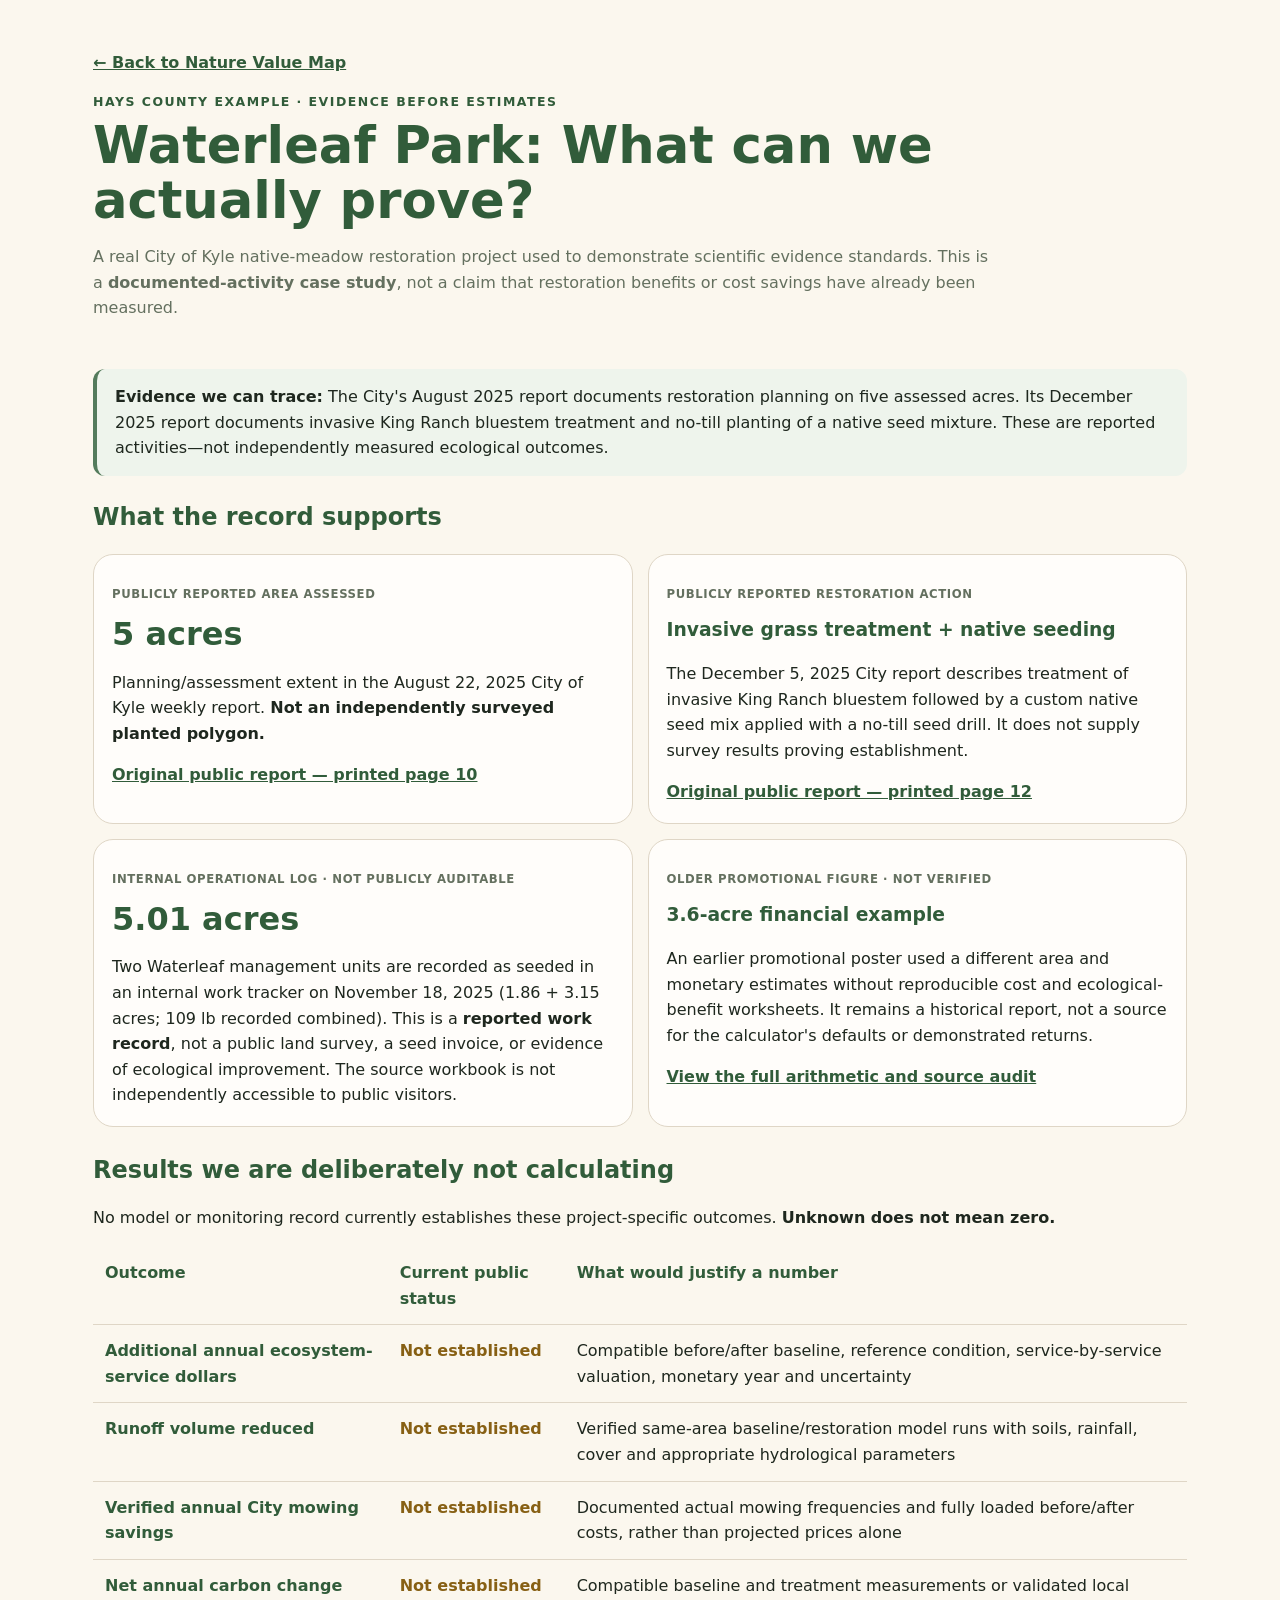
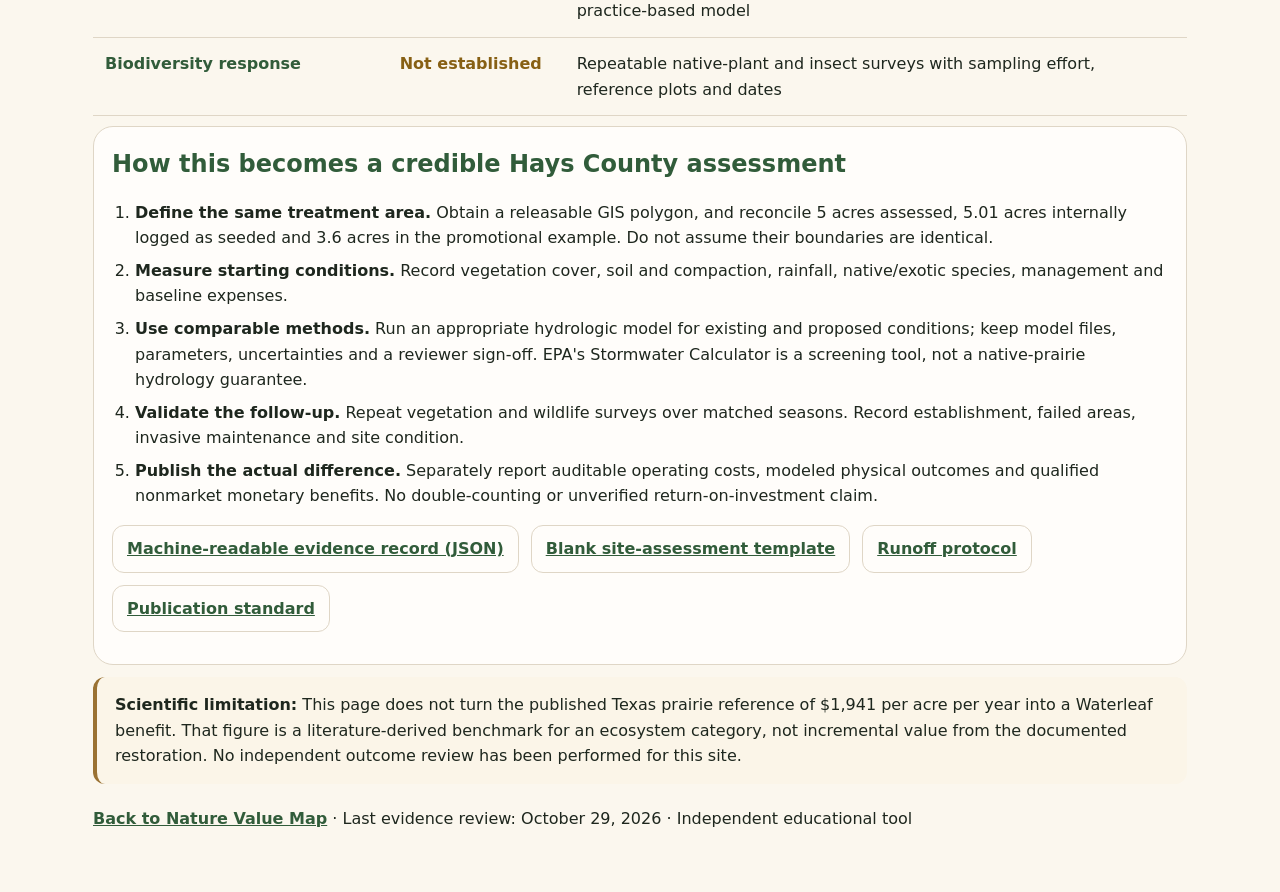
<file: assessment.html>
<!doctype html>
<html lang="en">
<head>
<meta charset="utf-8">
<meta name="viewport" content="width=device-width,initial-scale=1">
<title>Waterleaf Park — Evidence Walkthrough | Nature Value Map</title>
<meta name="description" content="A transparent Hays County restoration example separating documented actions, internally logged work, unverified economic claims, and missing environmental measurements.">
<link rel="stylesheet" href="style.css?v=6">
<style>
.assessment{max-width:1150px;margin:0 auto;padding:24px 28px 60px;line-height:1.6}
.assessment header{padding:10px 0 20px}
.assessment h1{line-height:1.08;max-width:900px}
.assessment h2{color:var(--green);margin:0 0 12px}
.assessment h3{margin:0 0 8px;color:var(--green)}
.assessment a{overflow-wrap:anywhere}
.assessment .intro{max-width:900px;color:var(--muted)}
.assessment .panel-grid{display:grid;grid-template-columns:repeat(2,minmax(0,1fr));gap:15px;margin:18px 0 24px}
.assessment .block{background:var(--paper);border:1px solid var(--line);border-radius:20px;padding:18px}
.assessment .block p:last-child{margin-bottom:0}
.assessment .indicator{font-size:.73rem;text-transform:uppercase;letter-spacing:.05em;font-weight:800;color:var(--muted)}
.assessment .amount{font-size:2rem;font-weight:900;color:var(--green);margin:0;line-height:1.2}
.assessment .plain-table{width:100%;border-collapse:collapse;margin:10px 0}
.assessment .plain-table th,.assessment .plain-table td{padding:13px 12px;border-bottom:1px solid var(--line);text-align:left;vertical-align:top}
.assessment .plain-table th{color:var(--green)}
.assessment .status{font-weight:750;color:var(--green)}
.assessment .pending{color:#876014;font-weight:800}
.assessment .warning{border-left:4px solid #9a7233;background:#fbf5e8;padding:15px 18px;border-radius:12px;margin:12px 0 22px}
.assessment .ready{border-left:4px solid #547b5c;background:#eef4ec;padding:15px 18px;border-radius:12px;margin:12px 0 22px}
.assessment .claim-detail{font-size:.92rem}
.assessment .action-links{display:flex;flex-wrap:wrap;gap:12px;margin:14px 0}
.assessment .action-links a{border:1px solid var(--line);padding:10px 14px;border-radius:12px;background:var(--paper);font-weight:700}
.assessment ol,.assessment ul{padding-left:23px}
.assessment li{margin:7px 0}
@media(max-width:700px){.assessment{padding:16px 14px 40px}.assessment .panel-grid{grid-template-columns:1fr}.assessment .amount{font-size:1.7rem}.assessment .plain-table th,.assessment .plain-table td{padding:9px 6px;font-size:.86rem}}
</style>
</head>
<body>
<main class="assessment">
<header>
<p><a href="index.html">← Back to Nature Value Map</a></p>
<p class="eyebrow">Hays County example · Evidence before estimates</p>
<h1>Waterleaf Park: What can we actually prove?</h1>
<p class="intro">A real City of Kyle native-meadow restoration project used to demonstrate scientific evidence standards. This is a <strong>documented-activity case study</strong>, not a claim that restoration benefits or cost savings have already been measured.</p>
</header>
<div class="ready"><strong>Evidence we can trace:</strong> The City's August 2025 report documents restoration planning on five assessed acres. Its December 2025 report documents invasive King Ranch bluestem treatment and no-till planting of a native seed mixture. These are reported activities—not independently measured ecological outcomes.</div>
<section aria-labelledby="factsTitle">
<h2 id="factsTitle">What the record supports</h2>
<div class="panel-grid">
<div class="block"><p class="indicator">Publicly reported area assessed</p><p class="amount">5 acres</p><p>Planning/assessment extent in the August 22, 2025 City of Kyle weekly report. <strong>Not an independently surveyed planted polygon.</strong></p><p><a href="https://www.cityofkyle.gov/media/yq3i3pzz/august_22_2025_weekly_report.pdf" target="_blank" rel="noopener noreferrer">Original public report — printed page 10</a></p></div>
<div class="block"><p class="indicator">Publicly reported restoration action</p><h3>Invasive grass treatment + native seeding</h3><p>The December 5, 2025 City report describes treatment of invasive King Ranch bluestem followed by a custom native seed mix applied with a no-till seed drill. It does not supply survey results proving establishment.</p><p><a href="https://www.cityofkyle.gov/media/vcwjvl51/december-5-2025-weekly-report.pdf" target="_blank" rel="noopener noreferrer">Original public report — printed page 12</a></p></div>
<div class="block"><p class="indicator">Internal operational log · Not publicly auditable</p><p class="amount">5.01 acres</p><p>Two Waterleaf management units are recorded as seeded in an internal work tracker on November 18, 2025 (1.86 + 3.15 acres; 109 lb recorded combined). This is a <strong>reported work record</strong>, not a public land survey, a seed invoice, or evidence of ecological improvement. The source workbook is not independently accessible to public visitors.</p></div>
<div class="block"><p class="indicator">Older promotional figure · Not verified</p><h3>3.6-acre financial example</h3><p>An earlier promotional poster used a different area and monetary estimates without reproducible cost and ecological-benefit worksheets. It remains a historical report, not a source for the calculator's defaults or demonstrated returns.</p><p><a href="CASE_STUDIES/WATERLEAF_PARK_PRELIMINARY.md">View the full arithmetic and source audit</a></p></div>
</div>
</section>
<section aria-labelledby="resultsTitle">
<h2 id="resultsTitle">Results we are deliberately not calculating</h2>
<p>No model or monitoring record currently establishes these project-specific outcomes. <strong>Unknown does not mean zero.</strong></p>
<table class="plain-table">
<thead><tr><th scope="col">Outcome</th><th scope="col">Current public status</th><th scope="col">What would justify a number</th></tr></thead>
<tbody>
<tr><th scope="row">Additional annual ecosystem-service dollars</th><td class="pending">Not established</td><td>Compatible before/after baseline, reference condition, service-by-service valuation, monetary year and uncertainty</td></tr>
<tr><th scope="row">Runoff volume reduced</th><td class="pending">Not established</td><td>Verified same-area baseline/restoration model runs with soils, rainfall, cover and appropriate hydrological parameters</td></tr>
<tr><th scope="row">Verified annual City mowing savings</th><td class="pending">Not established</td><td>Documented actual mowing frequencies and fully loaded before/after costs, rather than projected prices alone</td></tr>
<tr><th scope="row">Net annual carbon change</th><td class="pending">Not established</td><td>Compatible baseline and treatment measurements or validated local practice-based model</td></tr>
<tr><th scope="row">Biodiversity response</th><td class="pending">Not established</td><td>Repeatable native-plant and insect surveys with sampling effort, reference plots and dates</td></tr>
</tbody>
</table>
</section>
<section aria-labelledby="methodTitle" class="block">
<h2 id="methodTitle">How this becomes a credible Hays County assessment</h2>
<ol>
<li><strong>Define the same treatment area.</strong> Obtain a releasable GIS polygon, and reconcile 5 acres assessed, 5.01 acres internally logged as seeded and 3.6 acres in the promotional example. Do not assume their boundaries are identical.</li>
<li><strong>Measure starting conditions.</strong> Record vegetation cover, soil and compaction, rainfall, native/exotic species, management and baseline expenses.</li>
<li><strong>Use comparable methods.</strong> Run an appropriate hydrologic model for existing and proposed conditions; keep model files, parameters, uncertainties and a reviewer sign-off. EPA's Stormwater Calculator is a screening tool, not a native-prairie hydrology guarantee.</li>
<li><strong>Validate the follow-up.</strong> Repeat vegetation and wildlife surveys over matched seasons. Record establishment, failed areas, invasive maintenance and site condition.</li>
<li><strong>Publish the actual difference.</strong> Separately report auditable operating costs, modeled physical outcomes and qualified nonmarket monetary benefits. No double-counting or unverified return-on-investment claim.</li>
</ol>
<div class="action-links">
<a href="site-assessments/waterleaf-evidence.json">Machine-readable evidence record (JSON)</a>
<a href="site-assessments/site-template.json">Blank site-assessment template</a>
<a href="RUNOFF_MODEL_PROTOCOL.md">Runoff protocol</a>
<a href="PUBLICATION_STANDARD.md">Publication standard</a>
</div>
</section>
<section class="warning">
<strong>Scientific limitation:</strong> This page does not turn the published Texas prairie reference of $1,941 per acre per year into a Waterleaf benefit. That figure is a literature-derived benchmark for an ecosystem category, not incremental value from the documented restoration. No independent outcome review has been performed for this site.
</section>
<footer><a href="index.html">Back to Nature Value Map</a> · Last evidence review: October 29, 2026 · Independent educational tool</footer>
</main>
</body>
</html>
</file>
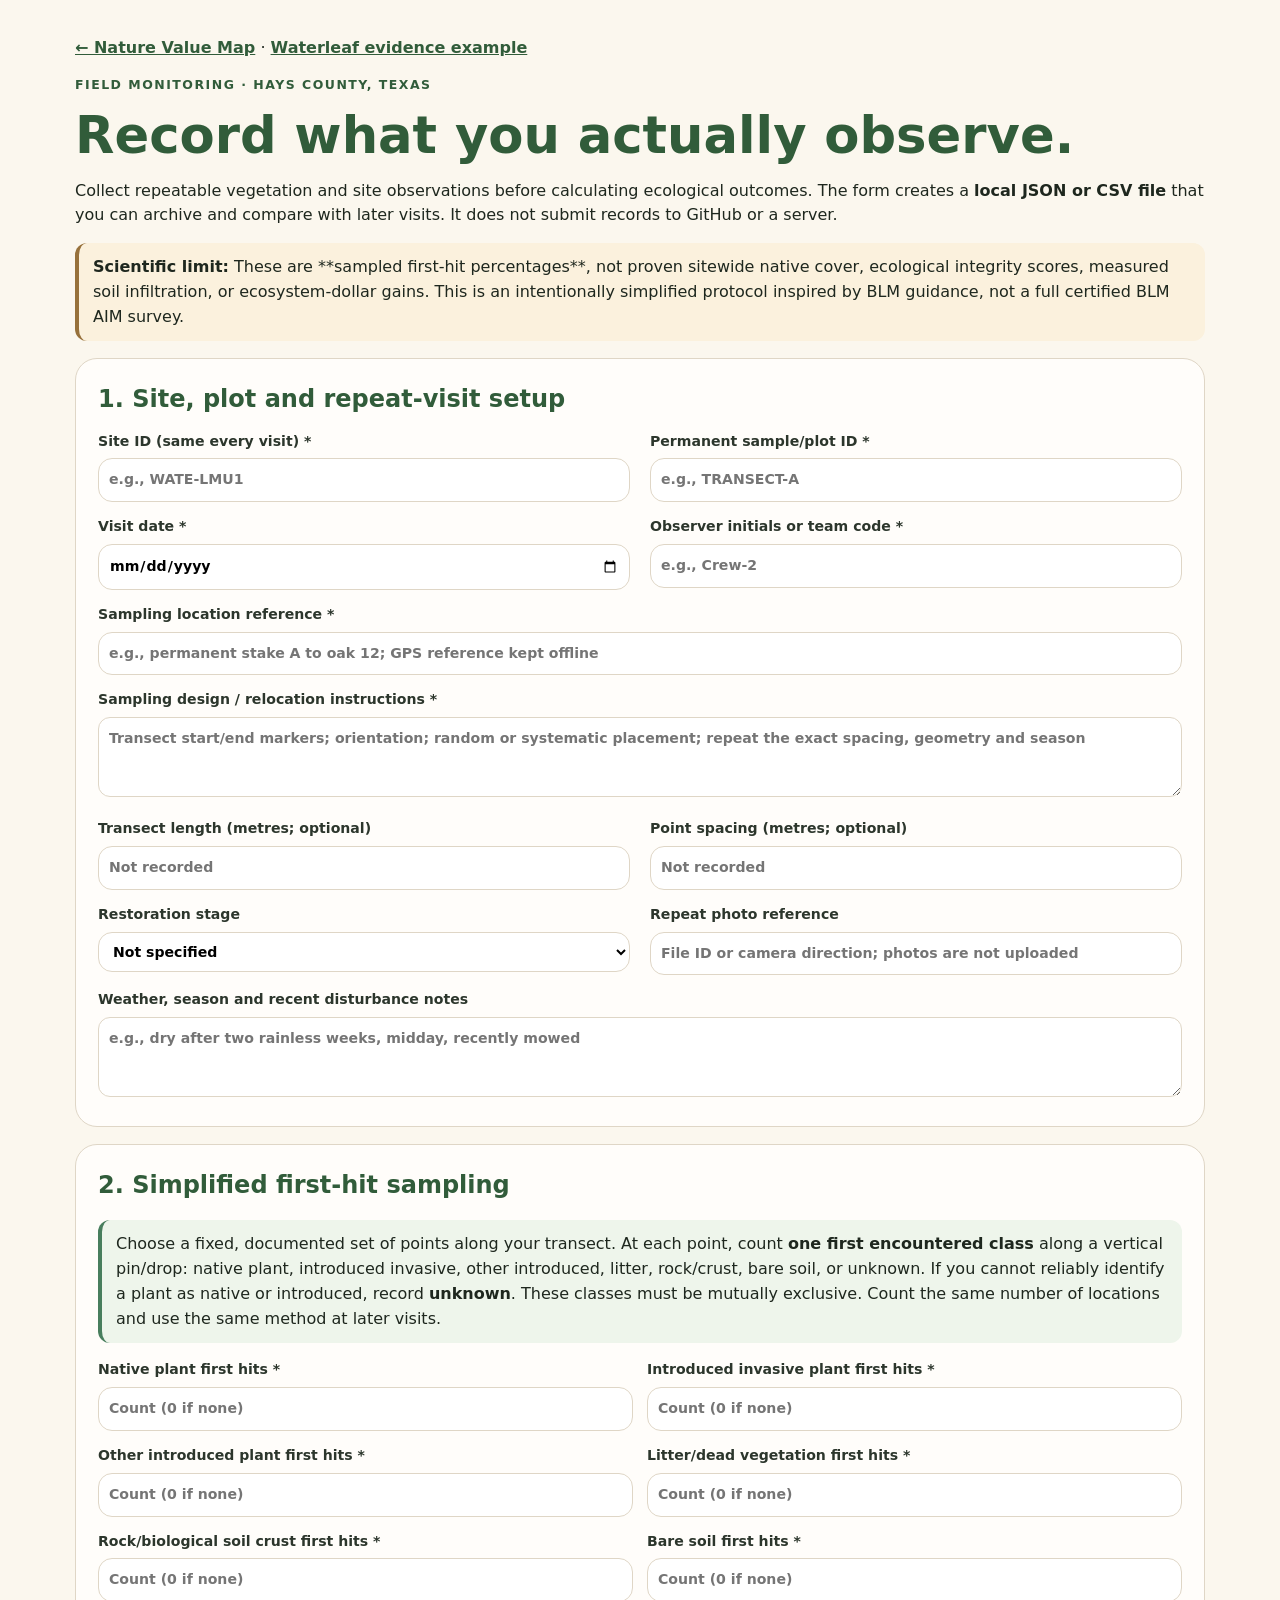
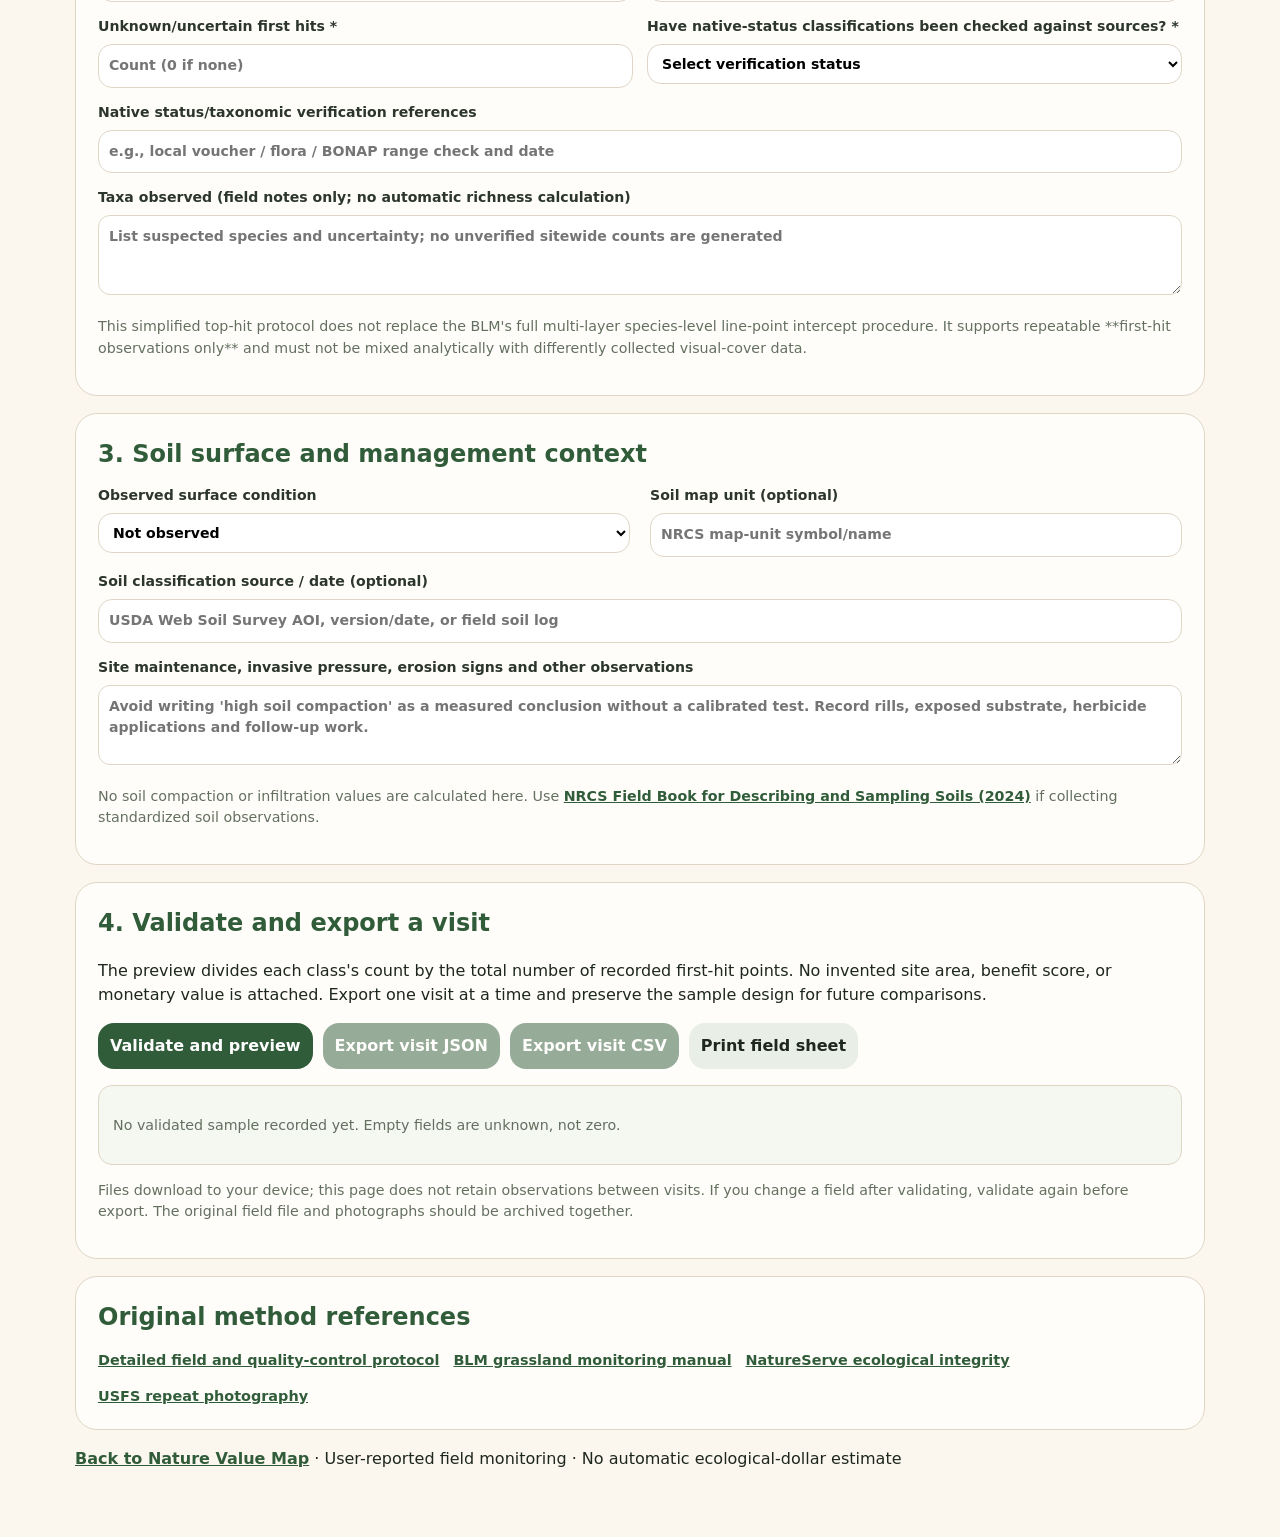
<file: field-assessment.html>
<!doctype html>
<html lang="en">
<head>
<meta charset="utf-8">
<meta name="viewport" content="width=device-width,initial-scale=1">
<title>Hays County Field Monitoring | Nature Value Map</title>
<meta name="description" content="Record repeatable field observations of vegetation first-hit cover, soil surface, and site context without inventing ecological scores.">
<link rel="stylesheet" href="style.css?v=6">
<style>
.field-page{max-width:1180px;margin:auto;padding:20px 25px 65px;line-height:1.55}
.field-page h1{line-height:1.1;margin:12px 0}.field-page h2{color:var(--green);margin:0 0 12px}
.field-page h3{color:var(--green)}.field-page p{line-height:1.5}
.field-grid{display:grid;grid-template-columns:repeat(2,minmax(0,1fr));gap:14px 20px}
.field-page .section{background:var(--paper);border:1px solid var(--line);border-radius:22px;padding:22px;margin:17px 0}
.field-page label{display:block;margin:0;font-size:.88rem}.field-page label>input,.field-page label>select,.field-page label>textarea{width:100%;margin-top:6px}
.field-page textarea{min-height:80px;font:inherit;border:1px solid var(--line);border-radius:12px;padding:10px;background:#fff}
.field-page .hint{color:var(--muted);font-size:.89rem}
.field-page .caution{padding:12px 14px;border-left:4px solid #97713b;background:#fbf1dd;border-radius:12px;margin:16px 0}
.field-page .method{padding:12px 14px;border-left:4px solid #487e5d;background:#eef5eb;border-radius:12px;margin:16px 0}
.field-page .cover-grid{display:grid;grid-template-columns:repeat(2,minmax(0,1fr));gap:14px}
.field-page .buttons{display:flex;gap:10px;flex-wrap:wrap;margin:16px 0}
.field-page button{background:var(--green);color:#fff}
.field-page button.secondary{background:#e9eee6;color:var(--ink)}
.field-page button:disabled{opacity:.5;cursor:not-allowed}
.field-page .report{padding:14px;background:#f5f7f1;border-radius:14px;border:1px solid var(--line)}
.field-page .errors{color:#842e22;font-weight:650;white-space:pre-line}
.field-page .metrics{display:grid;grid-template-columns:repeat(2,minmax(0,1fr));gap:10px}
.field-page .metric{border:1px solid var(--line);border-radius:12px;padding:11px}
.field-page .metric strong{font-size:1.4rem;color:var(--green)}
.field-page .metric small{display:block;color:var(--muted)}
.field-page .links{display:flex;gap:14px;flex-wrap:wrap;font-size:.9rem}
.field-page .full{grid-column:1/-1}
@media(max-width:650px){.field-page{padding:16px 12px 45px}.field-grid,.field-page .cover-grid,.field-page .metrics{grid-template-columns:1fr}.field-page .section{padding:16px}}
@media print{.field-page .buttons,.field-page .links,button{display:none!important}.field-page .section{break-inside:avoid;box-shadow:none}.field-page{padding:0}.field-page input,.field-page select{border-bottom:1px solid #888}}
</style>
</head>
<body>
<main class="field-page">
<header>
<p><a href="index.html">← Nature Value Map</a> · <a href="assessment.html">Waterleaf evidence example</a></p>
<p class="eyebrow">Field monitoring · Hays County, Texas</p>
<h1>Record what you actually observe.</h1>
<p>Collect repeatable vegetation and site observations before calculating ecological outcomes. The form creates a <strong>local JSON or CSV file</strong> that you can archive and compare with later visits. It does not submit records to GitHub or a server.</p>
<div class="caution"><strong>Scientific limit:</strong> These are **sampled first-hit percentages**, not proven sitewide native cover, ecological integrity scores, measured soil infiltration, or ecosystem-dollar gains. This is an intentionally simplified protocol inspired by BLM guidance, not a full certified BLM AIM survey.</div>
</header>
<form id="fieldForm" novalidate>
<section class="section" aria-labelledby="siteTitle">
<h2 id="siteTitle">1. Site, plot and repeat-visit setup</h2>
<div class="field-grid">
<label>Site ID (same every visit) *<input name="site_id" placeholder="e.g., WATE-LMU1" required></label>
<label>Permanent sample/plot ID *<input name="plot_id" placeholder="e.g., TRANSECT-A" required></label>
<label>Visit date *<input name="visit_date" type="date" required></label>
<label>Observer initials or team code *<input name="observer_id" placeholder="e.g., Crew-2" required></label>
<label class="full">Sampling location reference *<input name="sampling_location" placeholder="e.g., permanent stake A to oak 12; GPS reference kept offline" required></label>
<label class="full">Sampling design / relocation instructions *<textarea name="sampling_design" placeholder="Transect start/end markers; orientation; random or systematic placement; repeat the exact spacing, geometry and season" required></textarea></label>
<label>Transect length (metres; optional)<input type="number" name="transect_length_m" min="0" step="any" placeholder="Not recorded"></label>
<label>Point spacing (metres; optional)<input type="number" name="point_spacing_m" min="0" step="any" placeholder="Not recorded"></label>
<label>Restoration stage
<select name="restoration_stage">
<option value="">Not specified</option>
<option value="baseline">Before treatment / baseline</option>
<option value="establishment">Establishment period</option>
<option value="follow_up">Follow-up / post-treatment</option>
<option value="reference">Reference comparison plot</option>
</select></label>
<label>Repeat photo reference<input name="repeat_photo_ref" placeholder="File ID or camera direction; photos are not uploaded"></label>
<label class="full">Weather, season and recent disturbance notes<textarea name="weather_notes" placeholder="e.g., dry after two rainless weeks, midday, recently mowed"></textarea></label>
</div>
</section>
<section class="section" aria-labelledby="methodTitle">
<h2 id="methodTitle">2. Simplified first-hit sampling</h2>
<input type="hidden" name="protocol" value="adapted_first_hit">
<div class="method">Choose a fixed, documented set of points along your transect. At each point, count <strong>one first encountered class</strong> along a vertical pin/drop: native plant, introduced invasive, other introduced, litter, rock/crust, bare soil, or unknown. If you cannot reliably identify a plant as native or introduced, record <strong>unknown</strong>. These classes must be mutually exclusive. Count the same number of locations and use the same method at later visits.</div>
<div class="cover-grid">
<label>Native plant first hits *<input type="number" name="native" min="0" step="1" placeholder="Count (0 if none)" required></label>
<label>Introduced invasive plant first hits *<input type="number" name="introduced_invasive" min="0" step="1" placeholder="Count (0 if none)" required></label>
<label>Other introduced plant first hits *<input type="number" name="introduced_other" min="0" step="1" placeholder="Count (0 if none)" required></label>
<label>Litter/dead vegetation first hits *<input type="number" name="litter" min="0" step="1" placeholder="Count (0 if none)" required></label>
<label>Rock/biological soil crust first hits *<input type="number" name="rock" min="0" step="1" placeholder="Count (0 if none)" required></label>
<label>Bare soil first hits *<input type="number" name="bare_soil" min="0" step="1" placeholder="Count (0 if none)" required></label>
<label>Unknown/uncertain first hits *<input type="number" name="unknown" min="0" step="1" placeholder="Count (0 if none)" required></label>
<label>Have native-status classifications been checked against sources? *
<select name="source_verified" required><option value="">Select verification status</option><option value="yes">Yes — independently checked</option><option value="no">No — preliminary field IDs</option></select></label>
<label class="full">Native status/taxonomic verification references<input name="native_status_source" placeholder="e.g., local voucher / flora / BONAP range check and date"></label>
<label class="full">Taxa observed (field notes only; no automatic richness calculation)<textarea name="taxa_observed" placeholder="List suspected species and uncertainty; no unverified sitewide counts are generated"></textarea></label>
</div>
<p class="hint">This simplified top-hit protocol does not replace the BLM's full multi-layer species-level line-point intercept procedure. It supports repeatable **first-hit observations only** and must not be mixed analytically with differently collected visual-cover data.</p>
</section>
<section class="section" aria-labelledby="soilTitle">
<h2 id="soilTitle">3. Soil surface and management context</h2>
<div class="field-grid">
<label>Observed surface condition
<select name="surface_condition">
<option value="not_observed">Not observed</option>
<option value="dry">Appears dry at surface</option>
<option value="moist">Appears moist at surface</option>
<option value="standing_water">Standing water present</option>
<option value="disturbed">Recent visible disturbance / trampling</option>
<option value="other">Other — see notes</option>
</select></label>
<label>Soil map unit (optional)<input name="soil_map_unit" placeholder="NRCS map-unit symbol/name"></label>
<label class="full">Soil classification source / date (optional)<input name="soil_map_source" placeholder="USDA Web Soil Survey AOI, version/date, or field soil log"></label>
<label class="full">Site maintenance, invasive pressure, erosion signs and other observations<textarea name="field_notes" placeholder="Avoid writing 'high soil compaction' as a measured conclusion without a calibrated test. Record rills, exposed substrate, herbicide applications and follow-up work."></textarea></label>
</div>
<p class="hint">No soil compaction or infiltration values are calculated here. Use <a href="https://www.nrcs.usda.gov/resources/guides-and-instructions/field-book-for-describing-and-sampling-soils" target="_blank" rel="noopener noreferrer">NRCS Field Book for Describing and Sampling Soils (2024)</a> if collecting standardized soil observations.</p>
</section>
<section class="section" aria-labelledby="previewTitle">
<h2 id="previewTitle">4. Validate and export a visit</h2>
<p>The preview divides each class's count by the total number of recorded first-hit points. No invented site area, benefit score, or monetary value is attached. Export one visit at a time and preserve the sample design for future comparisons.</p>
<div class="buttons">
<button type="button" id="checkRecord">Validate and preview</button>
<button type="button" id="downloadJSON" disabled>Export visit JSON</button>
<button type="button" id="downloadCSV" disabled>Export visit CSV</button>
<button type="button" class="secondary" onclick="window.print()">Print field sheet</button>
</div>
<div id="fieldErrors" class="errors" role="alert" aria-live="polite"></div>
<div id="fieldReport" class="report" aria-live="polite"><p class="hint">No validated sample recorded yet. Empty fields are unknown, not zero.</p></div>
<p class="hint">Files download to your device; this page does not retain observations between visits. If you change a field after validating, validate again before export. The original field file and photographs should be archived together.</p>
</section>
</form>
<section class="section">
<h2>Original method references</h2>
<div class="links">
<a href="FIELD_MONITORING_PROTOCOL.md">Detailed field and quality-control protocol</a>
<a href="https://www.blm.gov/noc/blm-library/technical-reference/monitoring-manual-grassland-shrubland-and-savanna-ecosystems" target="_blank" rel="noopener noreferrer">BLM grassland monitoring manual</a>
<a href="https://www.natureserve.org/products/ecological-integrity-assessment" target="_blank" rel="noopener noreferrer">NatureServe ecological integrity</a>
<a href="https://research.fs.usda.gov/treesearch/3255" target="_blank" rel="noopener noreferrer">USFS repeat photography</a>
</div>
</section>
<footer><a href="index.html">Back to Nature Value Map</a> · User-reported field monitoring · No automatic ecological-dollar estimate</footer>
</main>
<script src="field-assessment-core.js?v=1"></script>
<script src="field-assessment.js?v=1"></script>
</body>
</html>
</file>
<file: style.css>
:root{--bg:#fbf7ee;--paper:#fffdfa;--ink:#1e271e;--muted:#64705f;--soft:#eee6d8;--line:#dfd6c6;--green:#315c3a;--leaf:#6f9b57;--shadow:0 18px 45px rgba(35,45,30,.11)}
*{box-sizing:border-box} html,body{margin:0;font-family:Inter,ui-sans-serif,system-ui,-apple-system,Segoe UI,Arial,sans-serif;color:var(--ink);background:var(--bg)} main{max-width:1480px;margin:auto}
.hero{display:grid;grid-template-columns:1fr 360px;gap:24px;padding:28px 28px 18px;align-items:center} .eyebrow{text-transform:uppercase;letter-spacing:.12em;color:var(--green);font-weight:800;font-size:.78rem;margin:0 0 6px} h1{font-size:clamp(2rem,4vw,4.8rem);line-height:.94;margin:0;color:var(--green)} .hero-copy{font-size:1.1rem;line-height:1.5;max-width:760px;color:var(--muted)} .hero-card,.step-card,.result-card,.about details{background:var(--paper);border:1px solid var(--line);border-radius:28px;box-shadow:var(--shadow)} .hero-card{padding:24px;text-align:center;background:linear-gradient(160deg,#fff,#eef6ea)} .big-number{font-size:2.6rem;font-weight:900;color:var(--green)} .big-label{font-weight:800} .microcopy{font-size:.85rem;color:var(--muted);margin-top:8px}
.workspace{display:grid;grid-template-columns:1fr 430px;gap:18px;padding:0 28px 22px} .map-wrap{position:relative;min-height:640px;border-radius:32px;overflow:hidden;border:1px solid var(--line);box-shadow:var(--shadow);background:#ddd} #map{height:100%;min-height:640px} .map-help{position:absolute;left:18px;bottom:18px;background:rgba(255,253,250,.95);padding:12px 14px;border-radius:18px;border:1px solid var(--line);box-shadow:0 8px 20px rgba(0,0,0,.1);max-width:390px} .panel{display:grid;gap:14px;align-content:start} .step-card{padding:16px} .step-title{display:flex;align-items:center;gap:10px;font-weight:900;font-size:1.08rem;margin-bottom:12px} .step-title span{display:grid;place-items:center;width:30px;height:30px;border-radius:50%;background:var(--green);color:#fff} .step-title-inline{font-weight:900}
label{display:block;font-weight:800;font-size:.84rem;color:#2c362c;margin-top:10px} input,select,button{font:inherit} input,select{width:100%;border:1px solid var(--line);border-radius:14px;padding:10px;background:#fff;margin-top:5px} button{border:0;border-radius:16px;padding:11px 12px;font-weight:900;cursor:pointer} button.soft{background:var(--soft);color:var(--ink);width:100%;margin-top:10px}
.land-cards{display:grid;grid-template-columns:1fr 1fr;gap:10px} .land-card{background:#f8f3e8;border:2px solid transparent;border-radius:20px;padding:12px;text-align:left;min-height:118px;transition:.15s ease} .land-card:hover{transform:translateY(-1px);box-shadow:0 10px 25px rgba(0,0,0,.08)} .land-card.selected{border-color:var(--green);background:#eef6ea} .land-card .icon{font-size:1.8rem} .land-card strong{display:block;margin-top:4px} .land-card small{display:block;color:var(--muted);line-height:1.3;margin-top:4px}
.editable-value-box{background:#f6f2e9;border:1px solid var(--line);border-radius:20px;padding:12px;margin-top:12px} .value-row{display:grid;grid-template-columns:auto 1fr auto;align-items:center;gap:8px;font-weight:900;color:var(--green)} .value-row input{font-weight:900;color:var(--green);font-size:1.05rem;margin-top:0} .friendly-note{background:#eef6ea;border-left:5px solid var(--leaf);padding:10px 12px;border-radius:12px;color:#4e5d4b} .advanced,.costs{background:#fffaf1} .advanced summary,.costs summary,.about summary{cursor:pointer;font-weight:900;color:var(--green)} .small{font-size:.88rem;color:var(--muted);line-height:1.45}
.mix-header{display:grid;grid-template-columns:78px 1fr 86px;gap:8px;margin:12px 0 6px;color:var(--green);font-size:.74rem;text-transform:uppercase;letter-spacing:.06em;font-weight:900} .mix-row{display:grid;grid-template-columns:78px 1fr 86px;gap:8px;margin-bottom:8px} .mix-row input{text-align:center;font-weight:900} .mix-row .mix-pct{border-color:#c9d8c5;background:#f4f9f1} .mix-row .mix-quality{border-color:#dec99d;background:#fff8ea}
.quality-grid{display:grid;grid-template-columns:1fr 1fr;gap:9px} .quality{background:#f5efe4;text-align:left;border:2px solid transparent;color:var(--ink)} .quality.selected{background:#eef6ea;border-color:var(--green)} .quality small{display:block;color:var(--muted);font-weight:600;margin-top:3px} .slider-readout{text-align:center;color:var(--green);font-weight:900;margin-top:6px} .check{display:flex;gap:8px;align-items:center} .check input{width:auto;margin:0} .two{display:grid;grid-template-columns:1fr 1fr;gap:10px}
.results{display:grid;grid-template-columns:1.3fr .8fr;gap:18px;padding:0 28px 22px} .result-card{padding:20px} .result-card h2{margin:0 0 14px;color:var(--green)} .result-grid{display:grid;grid-template-columns:repeat(4,1fr);gap:10px} .result-grid div{background:#f8f3e8;border:1px solid var(--line);border-radius:20px;padding:14px} .result-grid span{display:block;color:var(--muted);font-size:.78rem;text-transform:uppercase;letter-spacing:.05em;font-weight:900} .result-grid strong{display:block;font-size:1.2rem;margin-top:4px;color:var(--green)} .plain-answer{margin-top:14px;background:#eef6ea;border-left:6px solid var(--leaf);padding:14px;border-radius:16px;line-height:1.5} .benefits{display:grid;gap:10px} .benefits div{display:grid;grid-template-columns:32px 1fr;gap:8px;background:#f8f3e8;border-radius:18px;padding:12px} .benefits span{grid-column:2;color:var(--muted)} .about{padding:0 28px 28px} .about details{padding:18px} .method-grid{display:grid;grid-template-columns:1fr 1.2fr;gap:24px;margin-top:14px} code{background:#f3ecdd;padding:3px 6px;border-radius:7px} #sourceList{padding-left:20px} #sourceList li{margin-bottom:10px} a{color:var(--green);font-weight:800}
@media(max-width:1000px){.hero,.workspace,.results,.method-grid{grid-template-columns:1fr} .hero-card{max-width:none} .workspace{padding:0 14px 18px} .hero,.results,.about{padding-left:14px;padding-right:14px} .result-grid{grid-template-columns:1fr 1fr} #map,.map-wrap{min-height:460px}} @media(max-width:560px){.land-cards,.quality-grid,.result-grid,.two{grid-template-columns:1fr} .hero{padding-top:18px} .mix-header{display:none} .mix-row{grid-template-columns:1fr;background:#fff;border:1px solid var(--line);border-radius:18px;padding:10px} .mix-row::before{content:"Area %, plant type, then health %";color:var(--muted);font-size:.78rem;font-weight:800}}

.notice{background:#fff5df;border-left:4px solid #a27b30;border-radius:12px;padding:10px 14px;max-width:780px;line-height:1.5}
.questions{display:grid;gap:9px;margin-top:12px}.questions .check{font-size:.9rem;line-height:1.4;font-weight:600;align-items:flex-start}.questions input{margin-top:3px}
.form-grid{display:grid;grid-template-columns:repeat(2,minmax(0,1fr));gap:10px;margin-bottom:16px}.form-grid label{font-size:.87rem}
.footer{text-align:center;padding:12px 28px 36px;color:var(--muted);font-size:.86rem}
#plainAnswer{overflow-wrap:anywhere}#sourceOut{overflow-wrap:anywhere}
#mixError{color:#814b14;font-weight:700}
@media(max-width:640px){.form-grid{grid-template-columns:1fr}.result-grid{grid-template-columns:1fr 1fr}.hero-card .big-number{font-size:2rem}}


/* Evidence drilldown — compact service bars, text labels, no implied local measurements */
.service-card{grid-column:1/-1}
.service-rows{display:grid;gap:11px;margin-top:14px}
.service-row{display:grid;grid-template-columns:minmax(155px,1.2fr) minmax(80px,2fr) 90px;align-items:center;gap:12px}
.service-name{font-size:.92rem;font-weight:700}
.service-track{height:13px;border-radius:100px;background:#e7eee4;overflow:hidden}
.service-fill{display:block;height:100%;background:#527d59;border-radius:100px}
.service-dollar{text-align:right;font-variant-numeric:tabular-nums;color:var(--green);white-space:nowrap}
.service-origin{color:var(--muted);grid-column:1/-1;font-size:.78rem;margin-top:-8px}
.service-summary{font-weight:850;color:var(--green)}
.research-section{padding:8px 28px 24px}.research-header{margin-bottom:16px}.research-header h2{color:var(--green)}
.research-grid{display:grid;grid-template-columns:repeat(2,minmax(0,1fr));gap:14px}
.research-tile{border:1px solid var(--line);background:var(--paper);border-radius:22px;padding:18px}
.research-tile h3{color:var(--green);margin:.3rem 0 .6rem}.research-tile p{line-height:1.5}
.tile-kicker{text-transform:uppercase;letter-spacing:.06em;color:var(--muted);font-size:.73rem;font-weight:800}
.research-note{font-size:.9rem;line-height:1.5;padding:10px 0}
@media(max-width:840px){.research-grid{grid-template-columns:1fr}}
@media(max-width:560px){.service-row{grid-template-columns:1.5fr 1fr 70px;gap:7px}.service-name{font-size:.82rem}.service-dollar{font-size:.8rem}.research-section{padding-left:14px;padding-right:14px}.mix-row::before{content:"Area percentage and land-cover category"}}

/* Evidence-only modeling input; existing map styles intentionally unchanged */
.cost-detail{border:1px solid var(--line);border-radius:16px;padding:12px;margin:14px 0;background:#fcfbf8}
.cost-detail summary{font-weight:800;cursor:pointer}
.cost-detail .check,.runoff-module .check{display:flex;align-items:flex-start;gap:9px;margin:12px 0;font-weight:650;line-height:1.45}
.cost-detail .check input,.runoff-module .check input{width:auto;min-width:18px;margin-top:3px}
.runoff-module{padding:0 28px 22px}
.runoff-module .result-card{padding:22px}
.runoff-module h2{color:var(--green)}
.runoff-module p{line-height:1.55}
@media(max-width:640px){.runoff-module{padding:0 14px 18px}}


/* Nature Value Map 2.0 — simple progressive explorer homepage.
   The older page-specific styling remains for assessment/field tools. */
.explorer-page{background:#f8f8f1;color:#223027}
.explorer-page main{max-width:1320px}
.skip-link{position:absolute;top:-100px;left:16px;z-index:10000;padding:12px 16px;background:#fff;color:#173f2a;border:2px solid #245d3a;border-radius:9px}
.skip-link:focus{top:10px}
.explorer-hero.hero{display:block;padding:0 38px 34px;background:radial-gradient(circle at 92% 22%,#dceacc 0,transparent 31%),linear-gradient(120deg,#eef4e7,#faf9ef);border-radius:0 0 34px 34px;box-shadow:none}
.top-nav{min-height:68px;display:flex;justify-content:space-between;align-items:center;gap:14px;border-bottom:1px solid #d8e2d2;font-weight:750}
.top-nav .brand{color:#26593a;text-decoration:none;font-size:1.15rem;font-weight:850}
.top-nav a:not(.brand){color:#4d694f;font-size:.9rem;text-underline-offset:3px}
.hero-intro{max-width:820px;padding:48px 0 8px}
.hero-intro h1{font-size:clamp(2.5rem,6vw,5rem);line-height:1.02;letter-spacing:-.045em;margin:7px 0 15px}
.hero-intro .hero-copy{font-size:clamp(1.02rem,2.1vw,1.32rem);line-height:1.55;color:#4b614e;max-width:740px}
.hero-intro .gentle-note{margin:14px 0 0;color:#667667}
.start-link{display:inline-flex;gap:17px;align-items:center;background:#2b613d;color:white;text-decoration:none;border-radius:999px;padding:15px 21px;font-weight:800;box-shadow:0 8px 18px rgba(30,79,41,.12);margin-top:6px}
.start-link:hover{background:#20492d}
.start-link:focus-visible,.explorer-page button:focus-visible,.explorer-page summary:focus-visible,.explorer-page input:focus-visible,.explorer-page select:focus-visible{outline:3px solid #b07333;outline-offset:3px}
.simple-stage,.discovery,.research-footer{padding:35px 38px}
.section-heading{max-width:760px;margin:0 0 23px}
.section-heading .eyebrow{margin:0 0 5px}
.section-heading h2{font-size:clamp(1.65rem,3vw,2.45rem);margin:0 0 4px;letter-spacing:-.025em;color:#234b31}
.section-heading>p:last-child{margin:0;color:#627064;font-size:1rem;line-height:1.5}
.onboard-grid{display:grid;grid-template-columns:.92fr 1.08fr;gap:20px;align-items:start}
.explorer-page .step-card.simple-card{padding:25px;border:1px solid #dfebd9;border-radius:24px;box-shadow:0 7px 22px rgba(33,69,37,.055);background:#fffefa}
.simple-card h3{font-size:1.65rem;color:#254c34;margin:6px 0 15px;letter-spacing:-.02em}
.step-kicker{text-transform:uppercase;letter-spacing:.09em;font-size:.75rem;color:#568266;font-weight:850;margin:0}
.simple-card label{font-size:.95rem;color:#435746;margin-top:14px}
.acre-control{position:relative;display:flex;align-items:center;gap:10px}
.acre-control input{max-width:210px;font-size:2rem;font-weight:850;padding:13px 14px;border:2px solid #a3b8a0;border-radius:16px;background:white;color:#274a30}
.acre-control>span{font-size:1rem;color:#6f816e;font-weight:750}
.quick-acres{display:flex;gap:8px;flex-wrap:wrap;margin:14px 0 7px}
.explorer-page .quick-acres button{border:1px solid #cbdcc6;background:#f1f7ed;color:#2b5a36;border-radius:999px;padding:9px 14px;font-size:.9rem;font-weight:750}
.explorer-page .quick-acres button:hover{background:#daead3}
.explorer-page .land-cards{display:grid;grid-template-columns:repeat(2,minmax(0,1fr));gap:10px}
.explorer-page .land-card{min-height:97px;border-radius:17px;border:1.5px solid #dce8d7;background:#f9fbf5;padding:12px;transition:background .15s,border-color .15s,transform .15s;box-shadow:none}
.explorer-page .land-card:hover{border-color:#98b59c;background:#f0f8ed;transform:translateY(-2px)}
.explorer-page .land-card.selected{background:#e5f1df;border:2px solid #3e7e4b;box-shadow:inset 0 0 0 1px #b6d5b8}
.explorer-page .land-card[hidden]{display:none!important}
.explorer-page .land-card .icon{font-size:1.65rem}
.explorer-page .land-card strong{font-size:.9rem;line-height:1.25}
.explorer-page .land-card small{font-size:.76rem}
.explorer-page .more-link{background:transparent;border:0;color:#285b3b;padding:10px 0 3px;text-align:left;font-weight:850;cursor:pointer}
.explorer-page .subtle{color:#788579;font-size:.82rem;margin:11px 0 0}
.explorer-page .drawer{margin:17px 0 0;border-top:1px solid #e1e8dc;padding-top:13px}
.explorer-page summary{cursor:pointer;font-weight:800;color:#2e5c40}
.explorer-page .map-drawer summary{display:flex;flex-wrap:wrap;justify-content:space-between;align-items:center;gap:7px;font-size:.95rem}
.explorer-page .map-drawer summary small{font-size:.76rem;color:#748479;font-weight:500}
.explorer-page .map-drawer .map-wrap{margin-top:17px;min-height:380px;overflow:hidden;border-radius:15px}
.explorer-page .map-drawer #map{height:430px;min-height:430px;width:100%}
.explorer-page .map-drawer .map-help{max-width:280px;left:8px;bottom:8px;font-size:.78rem;padding:8px;background:#fffcf4eb}
.explorer-page .map-drawer .soft{margin-top:12px}
.compare-card{background:#fffefa;border:1px solid #d6e5d4;border-radius:25px;padding:26px;margin-top:22px;box-shadow:0 9px 25px rgba(33,69,37,.05)}
.compare-intro{display:flex;align-items:end;justify-content:space-between;gap:25px;margin-bottom:17px}
.compare-intro h3{font-size:1.8rem;margin:5px 0 0;color:#254c34;letter-spacing:-.025em}
.compare-intro>p{max-width:320px;color:#637363;margin:0;font-size:.95rem}
.before-after{display:grid;grid-template-columns:1fr 1fr;gap:13px}
.comparison-half{background:#f3f2e9;border:1px solid #e4e3d8;border-radius:19px;padding:18px}
.after-half{background:#eff7ed;border-color:#d8e9d8}
.comparison-illustration{height:100px;border-radius:13px;display:flex;align-items:end;justify-content:center;padding-bottom:15px;font-size:2.7rem}
.before-illustration{background:repeating-linear-gradient(90deg,#d5e7bd 0,#d5e7bd 16px,#c4d9a7 16px,#c4d9a7 32px)}
.after-illustration{background:linear-gradient(#dcecd5,#cae2c4 80%,#b4d09b)}
.comparison-label{font-size:.77rem;font-weight:850;letter-spacing:.04em;text-transform:uppercase;margin:14px 0 8px;color:#617564}
.comparison-half label{font-weight:750;font-size:.96rem;display:flex;align-items:center;justify-content:space-between;gap:6px;margin:4px 0}
.comparison-half output{font-size:1.35rem;color:#2b613d;font-weight:900;font-variant-numeric:tabular-nums}
.explorer-page input[type="range"]{width:100%;padding:0;height:31px;accent-color:#2e6c42;cursor:pointer;border:0;background:transparent}
.comparison-cost{border-top:1px solid #d3ddcd;padding-top:13px;display:flex;justify-content:space-between;align-items:center;gap:8px;margin-top:8px}
.comparison-cost span{font-size:.86rem;color:#617464}
.comparison-cost strong{color:#294e37;font-size:1.25rem;font-variant-numeric:tabular-nums}
.example-rate{display:flex;align-items:center;flex-wrap:wrap;gap:8px 13px;margin:20px 0 18px}
.example-rate>label{margin:0;font-size:.9rem;color:#495a4c}
.example-rate small{color:#778579;font-size:.8rem;line-height:1.35;flex-basis:100%}
.price-control{display:flex;align-items:center;gap:2px;background:#f4f7f1;border:1px solid #d7e5d2;border-radius:11px;padding-left:12px}
.price-control span{font-weight:800}
.price-control input{width:75px;border:0;background:transparent;font-weight:850;margin:0;padding:8px 10px 8px 1px;font-size:1.1rem}
.quick-result{display:flex;justify-content:space-between;align-items:center;gap:25px;background:#264f35;color:white;padding:22px 24px;border-radius:18px}
.quick-result .eyebrow{color:#cde9c9}
.quick-result strong{display:block;font-size:clamp(2rem,4.5vw,3.4rem);line-height:1.1;letter-spacing:-.02em;font-variant-numeric:tabular-nums}
.quick-result p:last-child{color:#e1ecdf;margin:9px 0 0;font-size:.89rem}
.result-side{display:flex;flex-direction:column;gap:7px;max-width:230px;font-size:.81rem;color:#d6e6d5;line-height:1.4}
.result-actions{display:flex;align-items:center;gap:13px;flex-wrap:wrap;margin:13px 0}
.explorer-page .share-button{background:#e6efe2;color:#28583b;border-radius:12px;padding:10px 15px}
#shareStatus{color:#4a694e;font-size:.85rem}
.explorer-page .small-drawer{border-top:1px solid #e2eadf;padding:12px 0 2px;margin:13px 0 0}
.explorer-page .small-drawer>summary{color:#325f43}
.explorer-page .small-drawer p,.explorer-page .drawer-content p{line-height:1.55}
.discovery{padding-top:17px}
.explore-drawer{background:#fffefa;border:1px solid #dde9da;border-radius:19px;margin:11px 0;box-shadow:0 4px 10px rgba(43,84,47,.035);overflow:hidden}
.explore-drawer>summary{list-style:none;display:flex;align-items:center;gap:16px;padding:19px 21px;cursor:pointer}
.explore-drawer>summary::-webkit-details-marker{display:none}
.explore-drawer>summary:after{content:"+";margin-left:auto;font-size:1.5rem;color:#448158}
.explore-drawer[open]>summary:after{content:"−"}
.drawer-icon{width:44px;height:44px;border-radius:13px;display:grid;place-items:center;background:#edf4e9;font-size:1.3rem;flex:none}
.drawer-title{display:flex;flex-direction:column;gap:3px;line-height:1.3}
.drawer-title strong{color:#295139;font-size:1.02rem}
.drawer-title small{font-weight:450;color:#798779;font-size:.83rem}
.drawer-content{padding:0 23px 22px 81px;max-width:1000px}
.drawer-content>p:first-child{margin-top:3px;color:#5b685b}
.drawer-content .editable-value-box{margin:12px 0}
.drawer-content .result-grid{margin:14px 0}
.drawer-content .research-confirm{background:#f2f7ed;border-radius:14px;padding:14px;margin:12px 0}
.drawer-content .research-confirm label{margin:0;line-height:1.5;font-size:.9rem}
.drawer-content .form-grid{margin:14px 0}
.drawer-content .check{display:flex;align-items:start;gap:9px;margin:10px 0}
.drawer-content .check input{flex:none;width:17px;min-width:17px;height:17px;margin:4px 0 0}
.drawer-content .cost-detail{margin:16px 0}
.drawer-content .benefits{margin-bottom:20px}
.drawer-content .visually-hidden{position:absolute!important;width:1px;height:1px;overflow:hidden;clip:rect(0,0,0,0);white-space:nowrap}
.research-footer{padding-top:20px}
.research-footer>h2{color:#234b31;font-size:1.75rem}
.research-footer>p{color:#667568}
.resource-cards{display:grid;grid-template-columns:repeat(3,minmax(0,1fr));gap:15px;margin:16px 0}
.resource-cards>a{background:#fffefa;border:1px solid #dce7d6;text-decoration:none;color:#2d5138;padding:20px;border-radius:17px;display:flex;flex-direction:column;gap:6px;min-height:156px}
.resource-cards>a:hover{border-color:#8eaf88;background:#f5faf1}
.resource-cards span{font-size:1.7rem}
.resource-cards strong{font-size:1.07rem}
.resource-cards small{font-size:.87rem;color:#637569;line-height:1.5}
.evidence-library{margin-top:20px}
.evidence-library li{margin:8px 0;line-height:1.5}
.explorer-page .footer{text-align:center;padding:26px 38px 35px;color:#6b786d}
@media(max-width:850px){
 .explorer-hero.hero{padding:0 22px 25px}
 .hero-intro{padding:31px 0 8px}
 .simple-stage,.discovery,.research-footer{padding:25px 22px}
 .onboard-grid{grid-template-columns:1fr}
 .drawer-content{padding-left:22px}
}
@media(max-width:650px){
 .explorer-hero.hero{padding:0 16px 21px;border-radius:0 0 22px 22px}
 .top-nav{min-height:58px}
 .hero-intro{padding-top:28px}
 .simple-stage,.discovery,.research-footer{padding:24px 14px}
 .explorer-page .step-card.simple-card,.compare-card{padding:17px}
 .compare-intro{display:block}
 .compare-intro>p{margin-top:8px}
 .before-after{grid-template-columns:1fr;gap:9px}
 .comparison-illustration{height:67px;font-size:2.2rem}
 .comparison-half{padding:13px}
 .quick-result{display:block;padding:20px}
 .result-side{max-width:100%;margin-top:10px}
 .explorer-page .land-cards{grid-template-columns:1fr 1fr}
 .explorer-page .land-card{padding:10px;min-height:91px}
 .explore-drawer>summary{padding:15px 13px;gap:10px}
 .drawer-icon{width:38px;height:38px}
 .drawer-title strong{font-size:.92rem}
 .drawer-title small{font-size:.78rem}
 .drawer-content{padding:0 15px 20px}
 .resource-cards{grid-template-columns:1fr}
 .resource-cards>a{min-height:0}
}
@media(prefers-reduced-motion:reduce){.explorer-page *, .explorer-page *:before,.explorer-page *:after{scroll-behavior:auto!important;transition:none!important}}


/* Map discoverability: explicit zoom buttons and submit-only place lookup. */
.explorer-page .map-search-form{margin:16px 0 4px}
.explorer-page .map-search-form label{display:block;font-size:.9rem;font-weight:800;color:#2b5139;margin:0 0 6px}
.explorer-page .map-search-input-row{display:flex;align-items:stretch;gap:8px}
.explorer-page .map-search-input-row input{min-width:0;flex:1;font-size:1rem;padding:12px;border:1.5px solid #a9bdab;border-radius:13px;margin:0}
.explorer-page .map-search-input-row button{flex:none;background:#2b613d;color:white;padding:11px 19px;border-radius:13px;font-weight:800}
.explorer-page .map-search-input-row button:disabled{opacity:.6;cursor:wait}
.explorer-page .map-search-status{margin:8px 0 12px;min-height:1.2em;color:#48604d}
.explorer-page .map-search-results{display:flex;flex-direction:column;gap:6px;margin:0 0 9px}
.explorer-page .map-search-match{width:100%;text-align:left;border:1px solid #d5e5d1;background:#f3f8f0;color:#27543b;border-radius:10px;padding:10px 12px;line-height:1.4;font-weight:650;overflow-wrap:anywhere}
.explorer-page .map-search-match:hover{background:#e4f1dd;border-color:#9fbc9c}
.explorer-page .map-search-credit{margin:9px 0 2px;font-size:.78rem;color:#697a6c;line-height:1.45}
.explorer-page .map-zoom-tools{position:absolute;right:13px;top:14px;z-index:1200;display:flex;flex-direction:column;gap:5px;pointer-events:auto}
.explorer-page .map-zoom-tools button{min-width:43px;min-height:43px;background:rgba(255,254,250,.98);border:1px solid #9cb79c;border-radius:11px;color:#265238;font-size:1.65rem;font-weight:900;padding:5px 9px;line-height:1.2;box-shadow:0 2px 8px #0002}
.explorer-page .map-zoom-tools #mapBackKyle{font-size:.78rem;min-width:48px;padding:9px 4px}
.explorer-page .map-zoom-tools button:hover{background:#eaf5e6}
.explorer-page .map-drawer .map-help{right:10px;max-width:270px}
@media(max-width:650px){
 .explorer-page .map-search-input-row button{padding:10px 14px}
 .explorer-page .map-zoom-tools{right:9px;top:9px}
 .explorer-page .map-zoom-tools button{min-width:47px;min-height:47px}
 .explorer-page .map-drawer .map-help{max-width:250px;font-size:.75rem}
}
</file>
